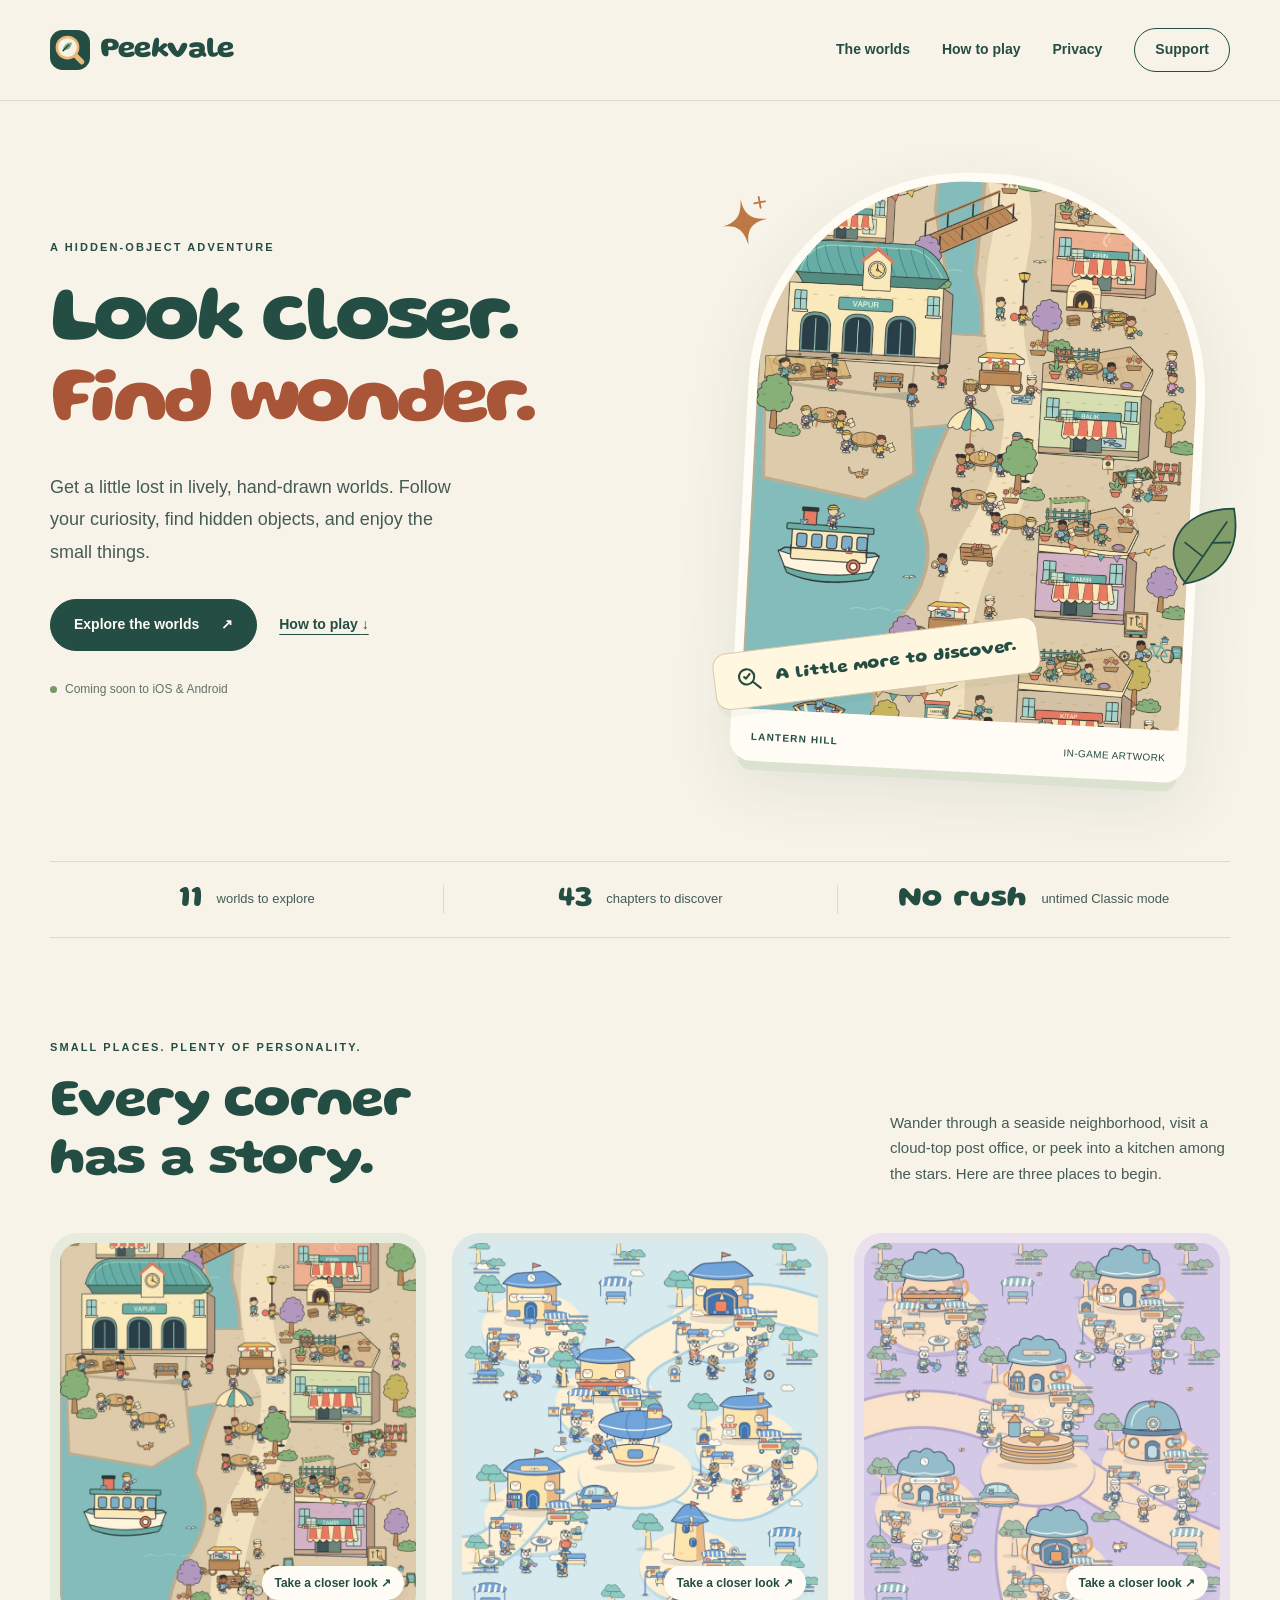
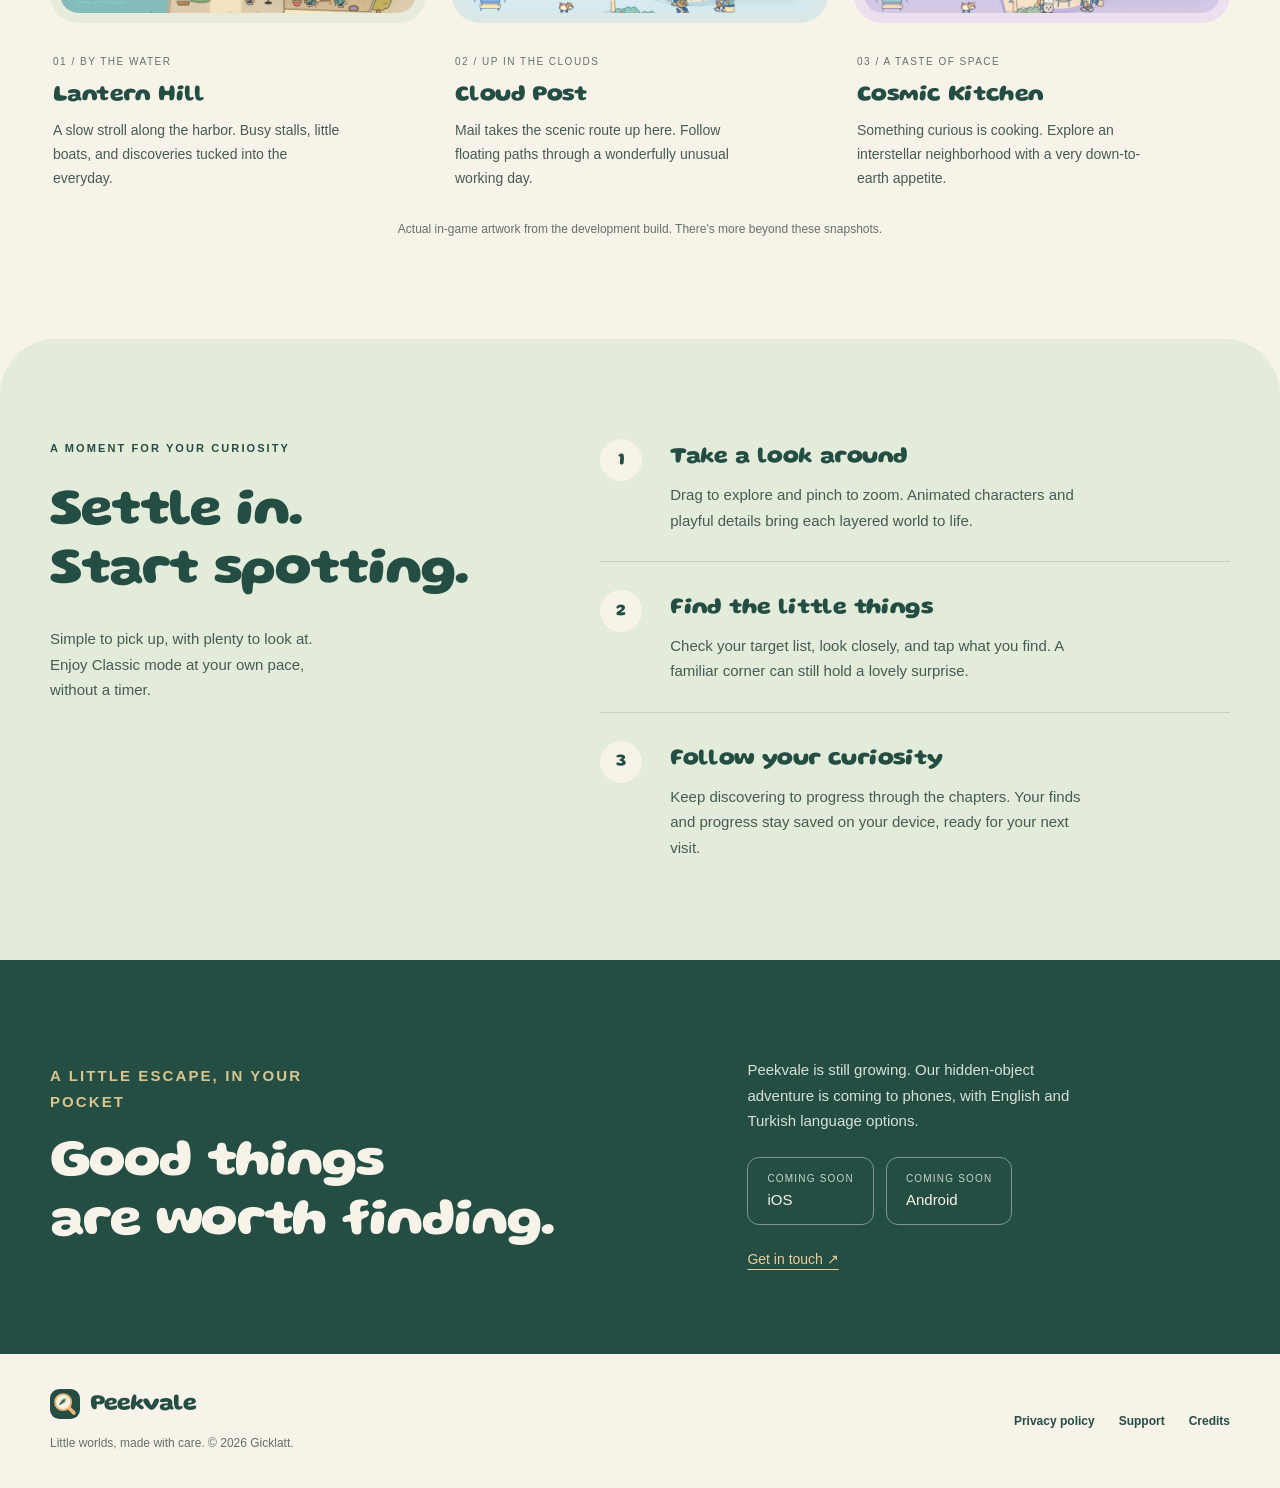
<file: index.html>
<!doctype html>
<html lang="en">
<head>
  <meta charset="utf-8">
  <meta name="viewport" content="width=device-width, initial-scale=1">
  <title>Peekvale: Hidden Objects — Cozy Scavenger Hunt</title>
  <meta name="description" content="Look closer. Find wonder. Explore lively, hand-drawn worlds in Peekvale, a cozy hidden-object adventure coming soon to iOS and Android.">
  <meta name="theme-color" content="#244d43">
  <link rel="canonical" href="https://gicklatt.github.io/peekvale/">
  <meta property="og:type" content="website">
  <meta property="og:title" content="Peekvale — Look closer. Find wonder.">
  <meta property="og:description" content="A cozy hidden-object adventure full of lively little worlds. Coming soon to iOS and Android.">
  <meta property="og:url" content="https://gicklatt.github.io/peekvale/">
  <meta property="og:image" content="https://gicklatt.github.io/peekvale/assets/social-preview.png">
  <meta property="og:image:alt" content="Peekvale and its illustrated harbor world, Lantern Hill">
  <meta name="twitter:card" content="summary_large_image">
  <link rel="icon" href="assets/mark.svg" type="image/svg+xml">
  <link rel="preload" href="assets/fonts/gluten-bold.woff2" as="font" type="font/woff2" crossorigin>
  <link rel="stylesheet" href="assets/site.css">
  <script src="assets/site.js" defer></script>
</head>
<body id="top">
  <a class="skip" href="#main">Skip to content</a>
  <header class="header">
    <div class="wrap nav">
      <a class="brand" href="./" aria-label="Peekvale home"><img src="assets/mark.svg" alt="" width="40" height="40">Peekvale</a>
      <nav class="nav-links" aria-label="Main navigation">
        <a class="desktop-link" href="#worlds">The worlds</a>
        <a class="desktop-link" href="#how-to-play">How to play</a>
        <a href="privacy/">Privacy</a>
        <a class="nav-contact" href="support/">Support</a>
      </nav>
    </div>
  </header>
  <main id="main">
    <section class="wrap hero" aria-labelledby="hero-title">
      <div class="hero-copy">
        <p class="eyebrow">A hidden-object adventure</p>
        <h1 id="hero-title">Look closer.<br><em>Find wonder.</em></h1>
        <p class="lead">Get a little lost in lively, hand-drawn worlds. Follow your curiosity, find hidden objects, and enjoy the small things.</p>
        <div class="actions">
          <a class="button" href="#worlds">Explore the worlds <span aria-hidden="true">↗</span></a>
          <a class="text-link" href="#how-to-play">How to play <span aria-hidden="true">↓</span></a>
        </div>
        <p class="availability"><span class="dot" aria-hidden="true"></span>Coming soon to iOS &amp; Android</p>
      </div>
      <div class="hero-art">
        <svg class="sparkle" viewBox="0 0 60 60" fill="none" aria-hidden="true"><path d="M29 4c1 17 7 24 25 26-18 1-24 8-25 25C27 38 21 31 5 30 21 28 27 21 29 4Z" fill="currentColor"/><path d="M49 5v12M43 11h12" stroke="currentColor" stroke-width="2" stroke-linecap="round"/></svg>
        <figure class="scene-frame">
          <img src="assets/worlds/lantern-hill.webp" alt="A colorful seaside neighborhood with market stalls, tiny residents, winding paths, and a boat on a turquoise canal" width="800" height="1200" fetchpriority="high">
          <figcaption><span>Lantern Hill</span><span>In-game artwork</span></figcaption>
        </figure>
        <div class="art-label"><svg viewBox="0 0 32 32" fill="none" aria-hidden="true"><circle cx="13" cy="13" r="9" stroke="currentColor" stroke-width="2.5"/><path d="m20 20 8 8M10 13l2 2 5-5" stroke="currentColor" stroke-width="2.5" stroke-linecap="round" stroke-linejoin="round"/></svg>A little more to discover.</div>
        <svg class="float-leaf" viewBox="0 0 90 110" fill="none" aria-hidden="true"><path d="M42 104C4 82 4 27 68 6c24 45 9 80-26 98Z" fill="#819d69" stroke="#244d43" stroke-width="2"/><path d="M40 106 65 23M51 69l-24-9M56 51l20-7" stroke="#244d43" stroke-width="2" stroke-linecap="round"/></svg>
      </div>
    </section>
    <div class="wrap facts" aria-label="A glimpse of Peekvale">
      <p><strong>11</strong><span>worlds to explore</span></p>
      <p><strong>43</strong><span>chapters to discover</span></p>
      <p><strong>No rush</strong><span>untimed Classic mode</span></p>
    </div>
    <section id="worlds" class="wrap section" aria-labelledby="worlds-title">
      <div class="section-intro">
        <div><p class="eyebrow">Small places. Plenty of personality.</p><h2 id="worlds-title">Every corner<br>has a story.</h2></div>
        <p>Wander through a seaside neighborhood, visit a cloud-top post office, or peek into a kitchen among the stars. Here are three places to begin.</p>
      </div>
      <div class="world-grid">
        <figure class="world-card">
          <a class="world-image" href="assets/worlds/lantern-hill.webp" data-preview="Lantern Hill" aria-label="View the full Lantern Hill illustration">
            <img src="assets/worlds/lantern-hill.webp" alt="Lantern Hill's cozy waterfront, lined with market stalls and colorful little houses" width="800" height="1200" loading="lazy">
            <span class="zoom-tag" aria-hidden="true">Take a closer look ↗</span>
          </a>
          <figcaption><span class="number">01 / BY THE WATER</span><h3>Lantern Hill</h3><p>A slow stroll along the harbor. Busy stalls, little boats, and discoveries tucked into the everyday.</p></figcaption>
        </figure>
        <figure class="world-card">
          <a class="world-image" href="assets/worlds/cloud-post.webp" data-preview="Cloud Post" aria-label="View the full Cloud Post illustration">
            <img src="assets/worlds/cloud-post.webp" alt="A whimsical postal village of cloud-shaped platforms, bright mailboxes, and tiny characters" width="800" height="950" loading="lazy">
            <span class="zoom-tag" aria-hidden="true">Take a closer look ↗</span>
          </a>
          <figcaption><span class="number">02 / UP IN THE CLOUDS</span><h3>Cloud Post</h3><p>Mail takes the scenic route up here. Follow floating paths through a wonderfully unusual working day.</p></figcaption>
        </figure>
        <figure class="world-card">
          <a class="world-image" href="assets/worlds/cosmic-kitchen.webp" data-preview="Cosmic Kitchen" aria-label="View the full Cosmic Kitchen illustration">
            <img src="assets/worlds/cosmic-kitchen.webp" alt="A playful space kitchen with rounded buildings, food stalls, and busy characters on colorful platforms" width="800" height="950" loading="lazy">
            <span class="zoom-tag" aria-hidden="true">Take a closer look ↗</span>
          </a>
          <figcaption><span class="number">03 / A TASTE OF SPACE</span><h3>Cosmic Kitchen</h3><p>Something curious is cooking. Explore an interstellar neighborhood with a very down-to-earth appetite.</p></figcaption>
        </figure>
      </div>
      <p class="art-note">Actual in-game artwork from the development build. There's more beyond these snapshots.</p>
    </section>
    <section id="how-to-play" class="section how" aria-labelledby="play-title">
      <div class="wrap how-layout">
        <div class="section-heading"><p class="eyebrow">A moment for your curiosity</p><h2 id="play-title">Settle in.<br>Start spotting.</h2><p>Simple to pick up, with plenty to look at. Enjoy Classic mode at your own pace, without a timer.</p></div>
        <div class="steps">
          <article class="step"><span class="step-number" aria-hidden="true">1</span><div><h3>Take a look around</h3><p>Drag to explore and pinch to zoom. Animated characters and playful details bring each layered world to life.</p></div></article>
          <article class="step"><span class="step-number" aria-hidden="true">2</span><div><h3>Find the little things</h3><p>Check your target list, look closely, and tap what you find. A familiar corner can still hold a lovely surprise.</p></div></article>
          <article class="step"><span class="step-number" aria-hidden="true">3</span><div><h3>Follow your curiosity</h3><p>Keep discovering to progress through the chapters. Your finds and progress stay saved on your device, ready for your next visit.</p></div></article>
        </div>
      </div>
    </section>
    <section class="arrival" aria-labelledby="arrival-title">
      <div class="wrap arrival-inner">
        <div><p class="eyebrow">A little escape, in your pocket</p><h2 id="arrival-title">Good things<br>are worth finding.</h2></div>
        <div><p>Peekvale is still growing. Our hidden-object adventure is coming to phones, with English and Turkish language options.</p><div class="platforms" aria-label="Planned platforms"><div class="platform"><small>Coming soon</small>iOS</div><div class="platform"><small>Coming soon</small>Android</div></div><a href="support/">Get in touch <span aria-hidden="true">↗</span></a></div>
      </div>
    </section>
  </main>
  <footer class="footer"><div class="wrap footer-inner"><div><a class="brand" href="./"><img src="assets/mark.svg" alt="" width="30" height="30">Peekvale</a><p>Little worlds, made with care. © 2026 Gicklatt.</p></div><nav class="footer-links" aria-label="Footer navigation"><a href="privacy/">Privacy policy</a><a href="support/">Support</a><a href="credits/">Credits</a></nav></div></footer>
  <dialog id="world-preview" class="lightbox" aria-labelledby="preview-title"><div class="lightbox-head"><h2 id="preview-title">A closer look</h2><button class="close-dialog" type="button" aria-label="Close illustration">×</button></div><img alt=""></dialog>
</body>
</html>
</file>
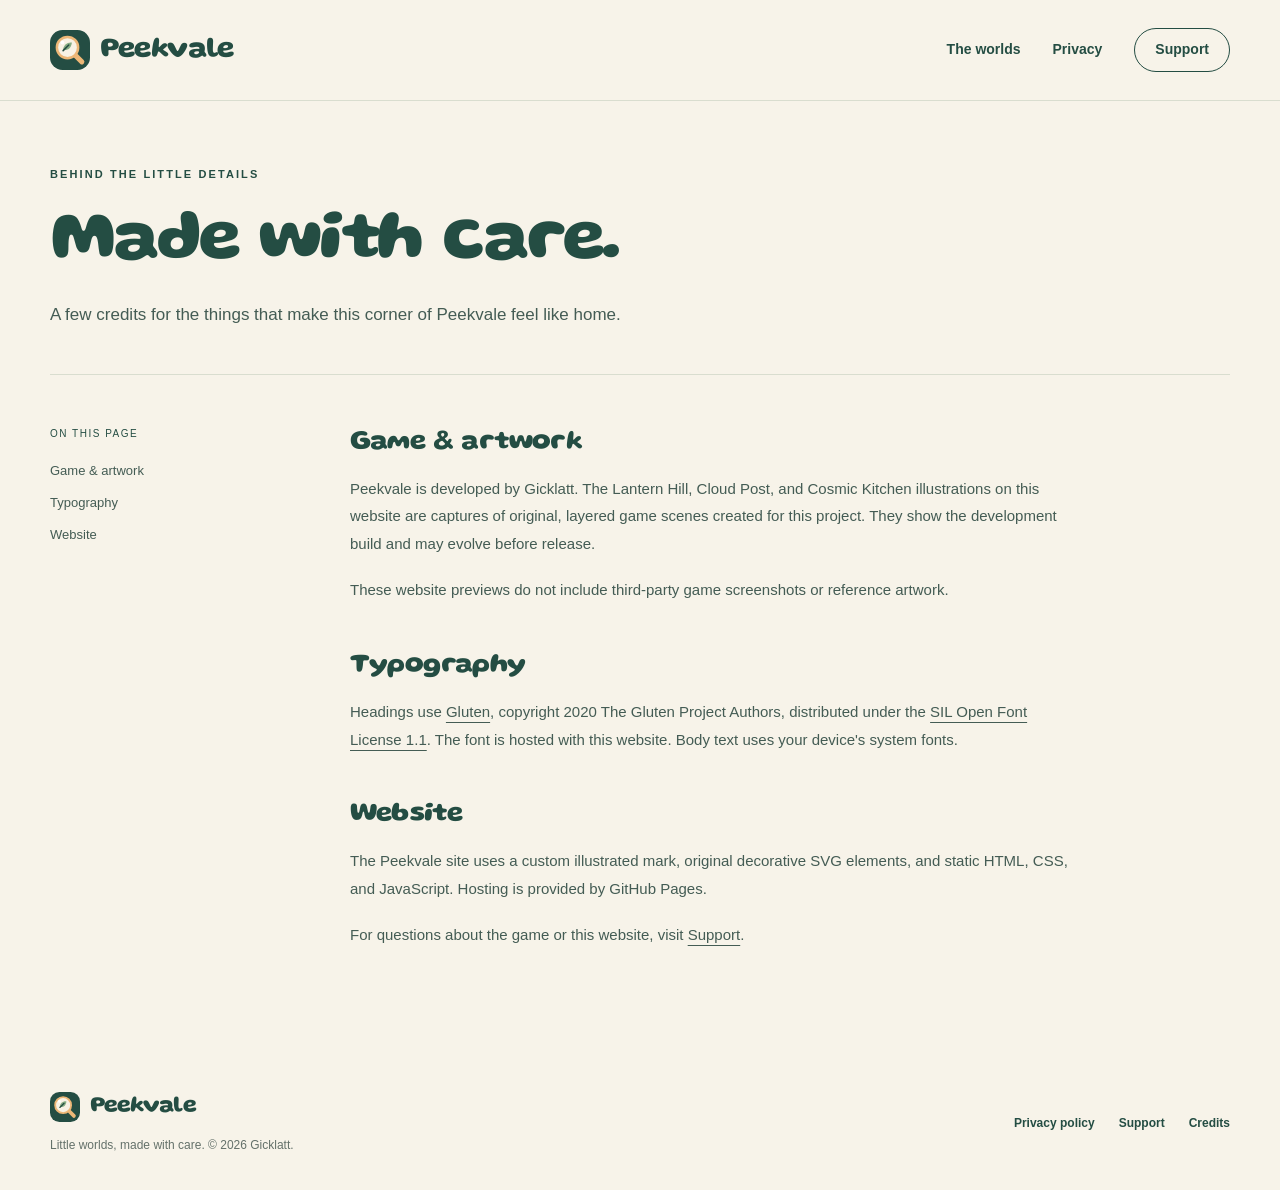
<file: credits/index.html>
<!doctype html>
<html lang="en">
<head>
  <meta charset="utf-8">
  <meta name="viewport" content="width=device-width, initial-scale=1">
  <title>Credits — Peekvale</title>
  <meta name="description" content="The artwork, type, and little details behind the Peekvale website.">
  <meta name="theme-color" content="#244d43">
  <link rel="canonical" href="https://gicklatt.github.io/peekvale/credits/">
  <link rel="icon" href="../assets/mark.svg" type="image/svg+xml">
  <link rel="stylesheet" href="../assets/site.css">
</head>
<body>
  <a class="skip" href="#main">Skip to content</a>
  <header class="header"><div class="wrap nav"><a class="brand" href="../" aria-label="Peekvale home"><img src="../assets/mark.svg" alt="" width="40" height="40">Peekvale</a><nav class="nav-links" aria-label="Main navigation"><a class="desktop-link" href="../#worlds">The worlds</a><a href="../privacy/">Privacy</a><a class="nav-contact" href="../support/">Support</a></nav></div></header>
  <main id="main">
    <div class="wrap legal-hero"><p class="eyebrow">Behind the little details</p><h1>Made with care.</h1><p class="lead">A few credits for the things that make this corner of Peekvale feel like home.</p></div>
    <div class="wrap legal-layout"><nav class="toc" aria-label="On this page"><p>On this page</p><a href="#art">Game &amp; artwork</a><a href="#type">Typography</a><a href="#site">Website</a></nav><div class="legal-copy">
      <section id="art"><h2>Game &amp; artwork</h2><p>Peekvale is developed by Gicklatt. The Lantern Hill, Cloud Post, and Cosmic Kitchen illustrations on this website are captures of original, layered game scenes created for this project. They show the development build and may evolve before release.</p><p>These website previews do not include third-party game screenshots or reference artwork.</p></section>
      <section id="type"><h2>Typography</h2><p>Headings use <a href="https://github.com/Etcetera-Type-Co/Gluten">Gluten</a>, copyright 2020 The Gluten Project Authors, distributed under the <a href="../assets/fonts/OFL.txt">SIL Open Font License 1.1</a>. The font is hosted with this website. Body text uses your device's system fonts.</p></section>
      <section id="site"><h2>Website</h2><p>The Peekvale site uses a custom illustrated mark, original decorative SVG elements, and static HTML, CSS, and JavaScript. Hosting is provided by GitHub Pages.</p><p>For questions about the game or this website, visit <a href="../support/">Support</a>.</p></section>
    </div></div>
  </main>
  <footer class="footer"><div class="wrap footer-inner"><div><a class="brand" href="../"><img src="../assets/mark.svg" alt="" width="30" height="30">Peekvale</a><p>Little worlds, made with care. © 2026 Gicklatt.</p></div><nav class="footer-links" aria-label="Footer navigation"><a href="../privacy/">Privacy policy</a><a href="../support/">Support</a><a href="./" aria-current="page">Credits</a></nav></div></footer>
</body>
</html>
</file>
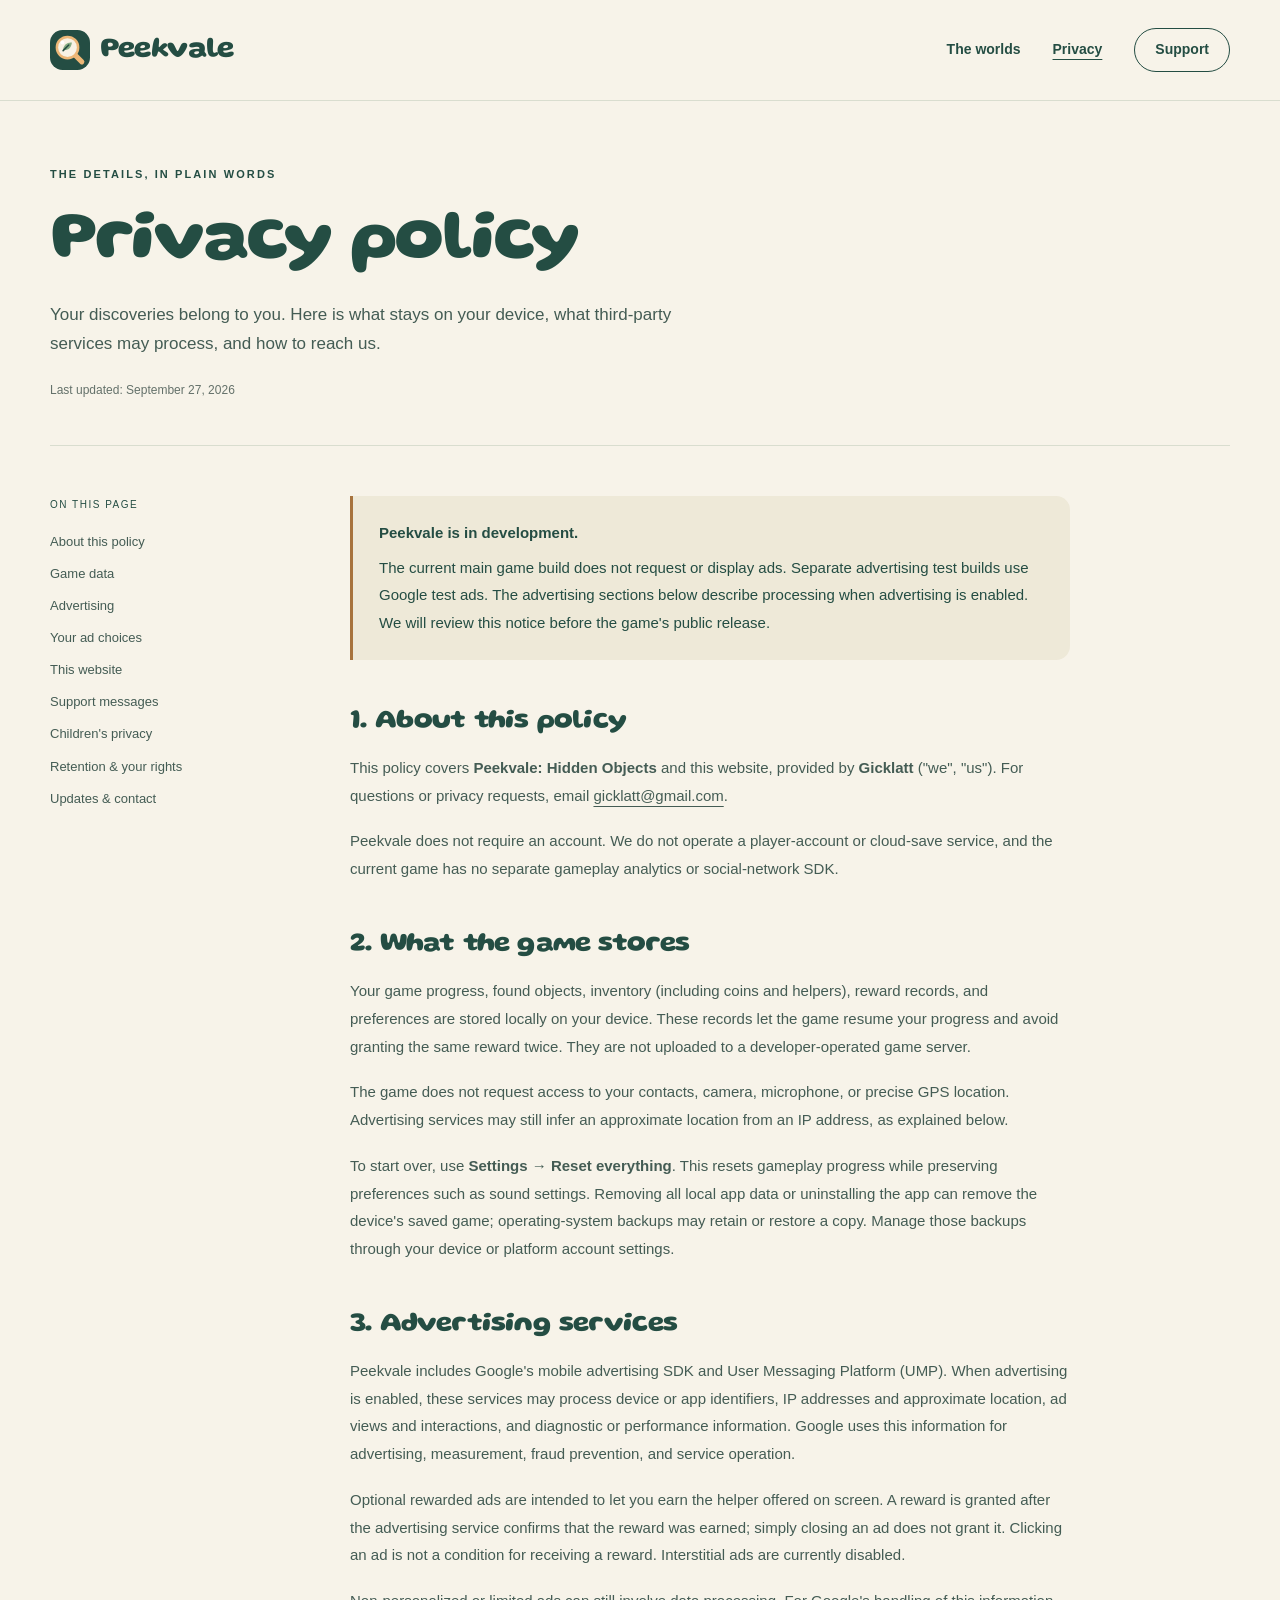
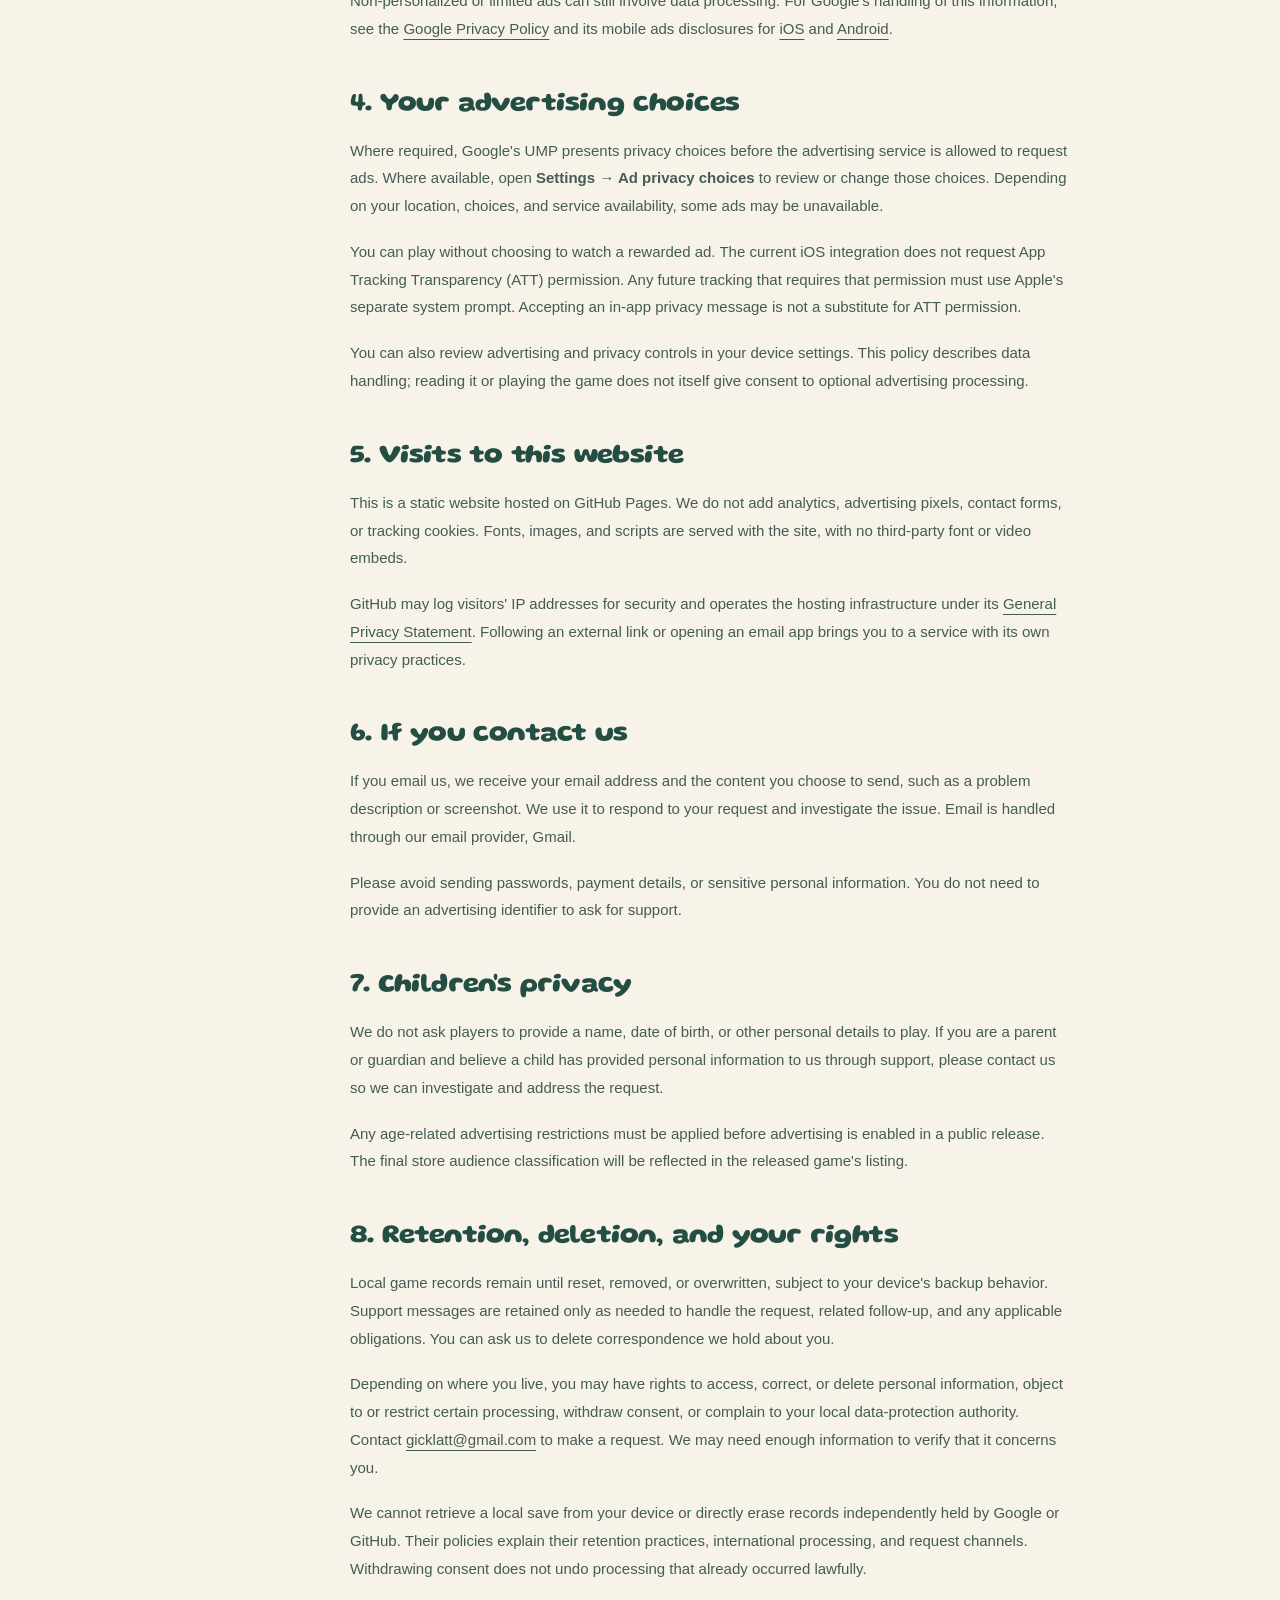
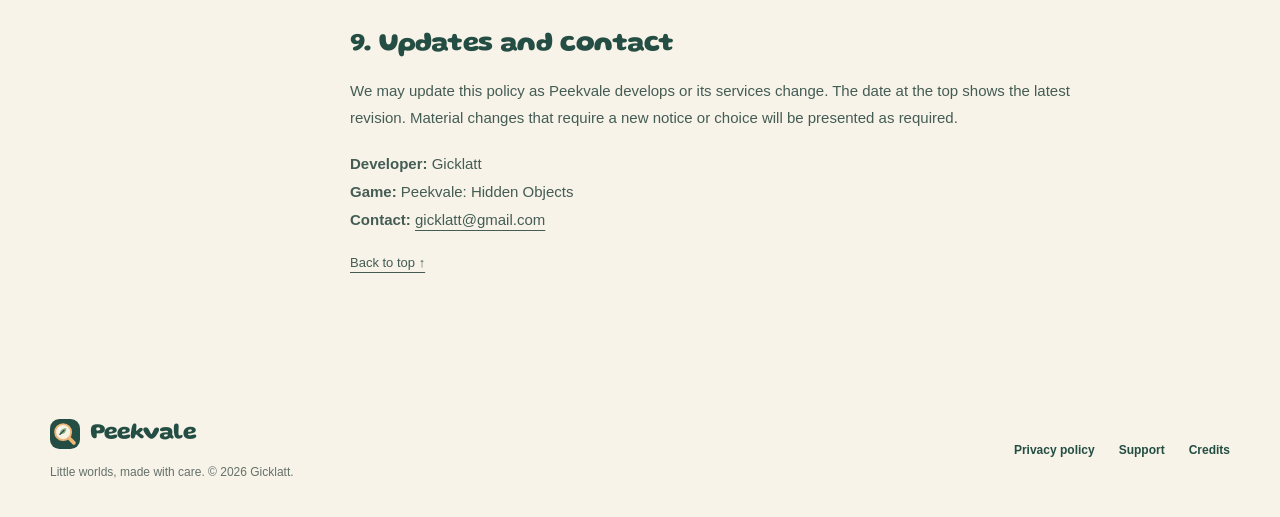
<file: privacy/index.html>
<!doctype html>
<html lang="en">
<head>
  <meta charset="utf-8">
  <meta name="viewport" content="width=device-width, initial-scale=1">
  <title>Privacy Policy — Peekvale: Hidden Objects</title>
  <meta name="description" content="How Peekvale handles local game progress, advertising, privacy choices, support messages, and visits to this website.">
  <meta name="theme-color" content="#244d43">
  <link rel="canonical" href="https://gicklatt.github.io/peekvale/privacy/">
  <link rel="icon" href="../assets/mark.svg" type="image/svg+xml">
  <link rel="stylesheet" href="../assets/site.css">
</head>
<body id="top">
  <a class="skip" href="#main">Skip to content</a>
  <header class="header"><div class="wrap nav"><a class="brand" href="../" aria-label="Peekvale home"><img src="../assets/mark.svg" alt="" width="40" height="40">Peekvale</a><nav class="nav-links" aria-label="Main navigation"><a class="desktop-link" href="../#worlds">The worlds</a><a href="./" aria-current="page">Privacy</a><a class="nav-contact" href="../support/">Support</a></nav></div></header>
  <main id="main">
    <div class="wrap legal-hero"><p class="eyebrow">The details, in plain words</p><h1>Privacy policy</h1><p class="lead">Your discoveries belong to you. Here is what stays on your device, what third-party services may process, and how to reach us.</p><p class="updated">Last updated: September 27, 2026</p></div>
    <div class="wrap legal-layout">
      <nav class="toc" aria-label="On this page"><p>On this page</p><a href="#about">About this policy</a><a href="#game-data">Game data</a><a href="#advertising">Advertising</a><a href="#choices">Your ad choices</a><a href="#website">This website</a><a href="#support">Support messages</a><a href="#children">Children's privacy</a><a href="#rights">Retention &amp; your rights</a><a href="#updates">Updates &amp; contact</a></nav>
      <article class="legal-copy">
        <aside class="notice"><strong>Peekvale is in development.</strong><p>The current main game build does not request or display ads. Separate advertising test builds use Google test ads. The advertising sections below describe processing when advertising is enabled. We will review this notice before the game's public release.</p></aside>
        <section id="about"><h2>1. About this policy</h2><p>This policy covers <strong>Peekvale: Hidden Objects</strong> and this website, provided by <strong>Gicklatt</strong> ("we", "us"). For questions or privacy requests, email <a href="mailto:gicklatt@gmail.com?subject=Peekvale%20privacy">gicklatt@gmail.com</a>.</p><p>Peekvale does not require an account. We do not operate a player-account or cloud-save service, and the current game has no separate gameplay analytics or social-network SDK.</p></section>
        <section id="game-data"><h2>2. What the game stores</h2><p>Your game progress, found objects, inventory (including coins and helpers), reward records, and preferences are stored locally on your device. These records let the game resume your progress and avoid granting the same reward twice. They are not uploaded to a developer-operated game server.</p><p>The game does not request access to your contacts, camera, microphone, or precise GPS location. Advertising services may still infer an approximate location from an IP address, as explained below.</p><p>To start over, use <strong>Settings → Reset everything</strong>. This resets gameplay progress while preserving preferences such as sound settings. Removing all local app data or uninstalling the app can remove the device's saved game; operating-system backups may retain or restore a copy. Manage those backups through your device or platform account settings.</p></section>
        <section id="advertising"><h2>3. Advertising services</h2><p>Peekvale includes Google's mobile advertising SDK and User Messaging Platform (UMP). When advertising is enabled, these services may process device or app identifiers, IP addresses and approximate location, ad views and interactions, and diagnostic or performance information. Google uses this information for advertising, measurement, fraud prevention, and service operation.</p><p>Optional rewarded ads are intended to let you earn the helper offered on screen. A reward is granted after the advertising service confirms that the reward was earned; simply closing an ad does not grant it. Clicking an ad is not a condition for receiving a reward. Interstitial ads are currently disabled.</p><p>Non-personalized or limited ads can still involve data processing. For Google's handling of this information, see the <a href="https://policies.google.com/privacy">Google Privacy Policy</a> and its mobile ads disclosures for <a href="https://developers.google.com/admob/ios/privacy/data-disclosure">iOS</a> and <a href="https://developers.google.com/admob/android/next-gen/privacy/play-data-disclosure">Android</a>.</p></section>
        <section id="choices"><h2>4. Your advertising choices</h2><p>Where required, Google's UMP presents privacy choices before the advertising service is allowed to request ads. Where available, open <strong>Settings → Ad privacy choices</strong> to review or change those choices. Depending on your location, choices, and service availability, some ads may be unavailable.</p><p>You can play without choosing to watch a rewarded ad. The current iOS integration does not request App Tracking Transparency (ATT) permission. Any future tracking that requires that permission must use Apple's separate system prompt. Accepting an in-app privacy message is not a substitute for ATT permission.</p><p>You can also review advertising and privacy controls in your device settings. This policy describes data handling; reading it or playing the game does not itself give consent to optional advertising processing.</p></section>
        <section id="website"><h2>5. Visits to this website</h2><p>This is a static website hosted on GitHub Pages. We do not add analytics, advertising pixels, contact forms, or tracking cookies. Fonts, images, and scripts are served with the site, with no third-party font or video embeds.</p><p>GitHub may log visitors' IP addresses for security and operates the hosting infrastructure under its <a href="https://docs.github.com/en/site-policy/privacy-policies/github-general-privacy-statement">General Privacy Statement</a>. Following an external link or opening an email app brings you to a service with its own privacy practices.</p></section>
        <section id="support"><h2>6. If you contact us</h2><p>If you email us, we receive your email address and the content you choose to send, such as a problem description or screenshot. We use it to respond to your request and investigate the issue. Email is handled through our email provider, Gmail.</p><p>Please avoid sending passwords, payment details, or sensitive personal information. You do not need to provide an advertising identifier to ask for support.</p></section>
        <section id="children"><h2>7. Children's privacy</h2><p>We do not ask players to provide a name, date of birth, or other personal details to play. If you are a parent or guardian and believe a child has provided personal information to us through support, please contact us so we can investigate and address the request.</p><p>Any age-related advertising restrictions must be applied before advertising is enabled in a public release. The final store audience classification will be reflected in the released game's listing.</p></section>
        <section id="rights"><h2>8. Retention, deletion, and your rights</h2><p>Local game records remain until reset, removed, or overwritten, subject to your device's backup behavior. Support messages are retained only as needed to handle the request, related follow-up, and any applicable obligations. You can ask us to delete correspondence we hold about you.</p><p>Depending on where you live, you may have rights to access, correct, or delete personal information, object to or restrict certain processing, withdraw consent, or complain to your local data-protection authority. Contact <a href="mailto:gicklatt@gmail.com?subject=Peekvale%20privacy%20request">gicklatt@gmail.com</a> to make a request. We may need enough information to verify that it concerns you.</p><p>We cannot retrieve a local save from your device or directly erase records independently held by Google or GitHub. Their policies explain their retention practices, international processing, and request channels. Withdrawing consent does not undo processing that already occurred lawfully.</p></section>
        <section id="updates"><h2>9. Updates and contact</h2><p>We may update this policy as Peekvale develops or its services change. The date at the top shows the latest revision. Material changes that require a new notice or choice will be presented as required.</p><p><strong>Developer:</strong> Gicklatt<br><strong>Game:</strong> Peekvale: Hidden Objects<br><strong>Contact:</strong> <a href="mailto:gicklatt@gmail.com?subject=Peekvale%20privacy">gicklatt@gmail.com</a></p></section>
        <p class="back-top"><a href="#top">Back to top ↑</a></p>
      </article>
    </div>
  </main>
  <footer class="footer"><div class="wrap footer-inner"><div><a class="brand" href="../"><img src="../assets/mark.svg" alt="" width="30" height="30">Peekvale</a><p>Little worlds, made with care. © 2026 Gicklatt.</p></div><nav class="footer-links" aria-label="Footer navigation"><a href="./" aria-current="page">Privacy policy</a><a href="../support/">Support</a><a href="../credits/">Credits</a></nav></div></footer>
</body>
</html>
</file>
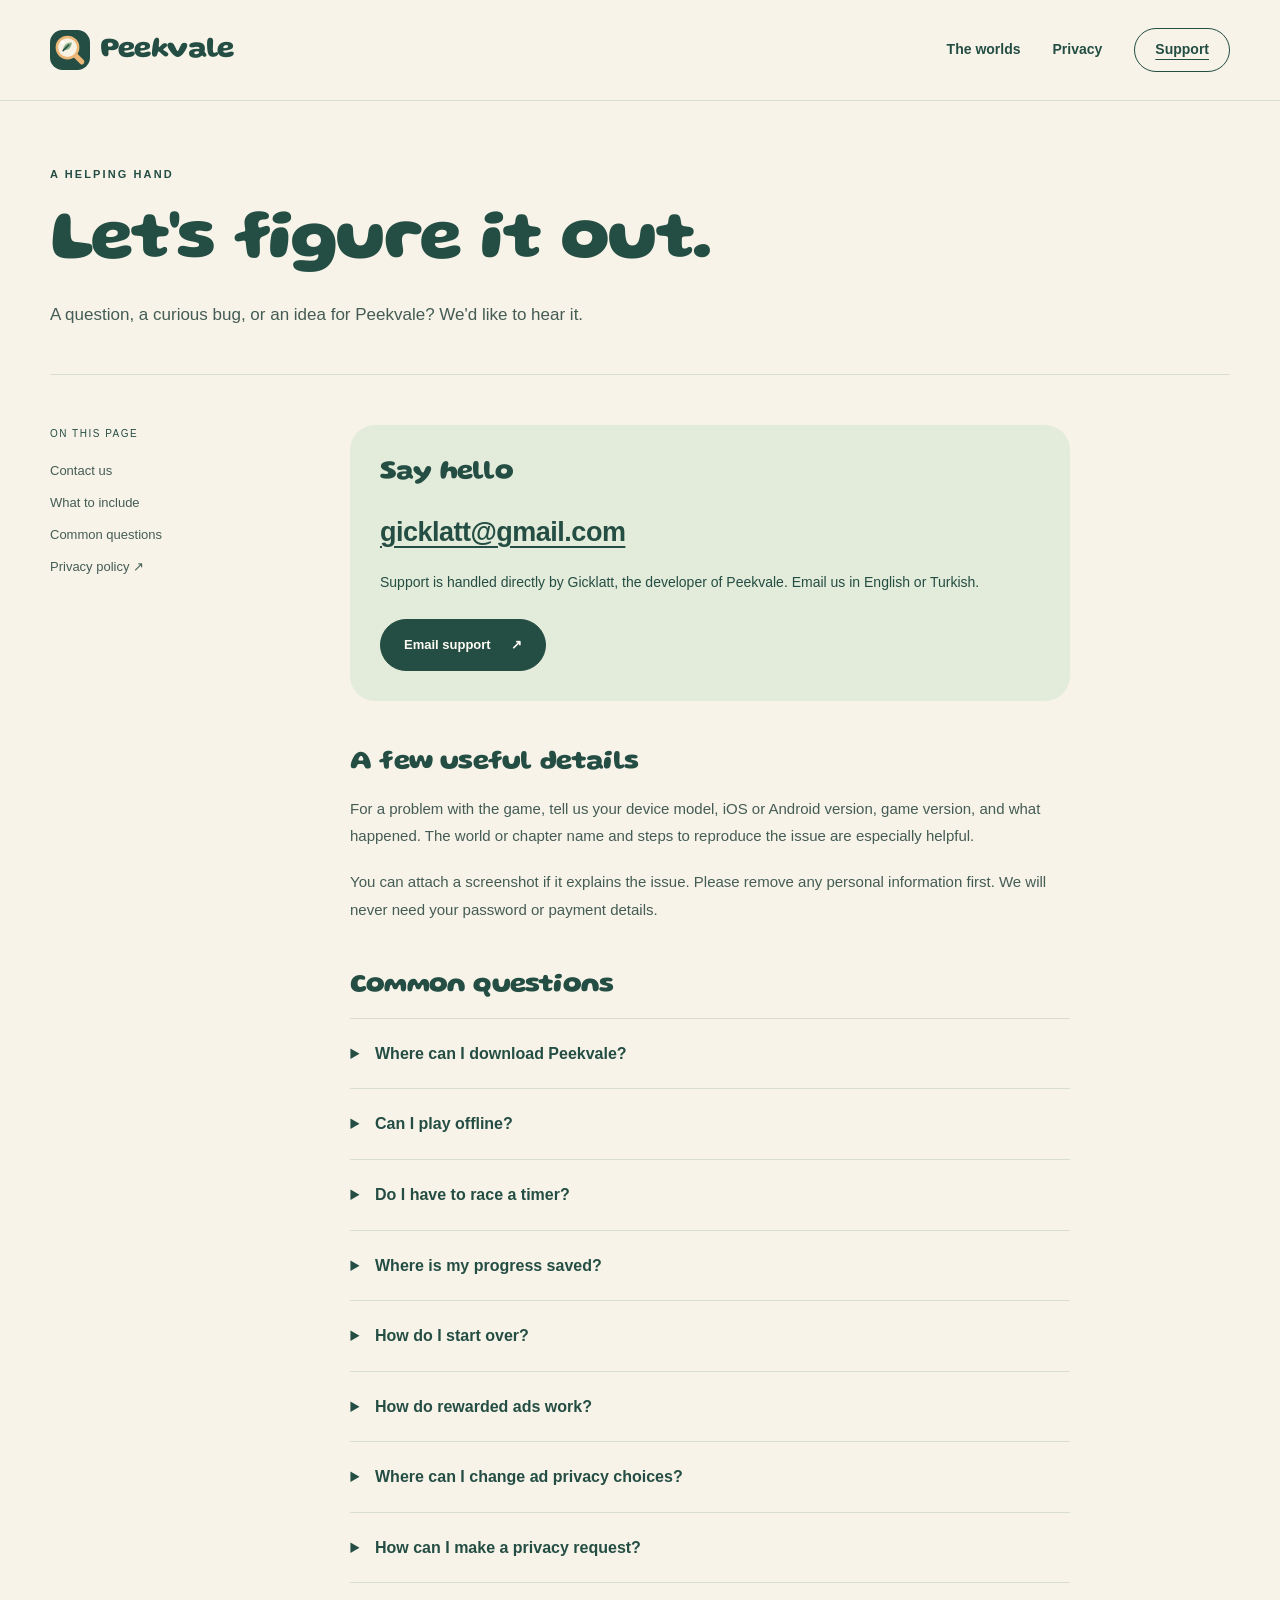
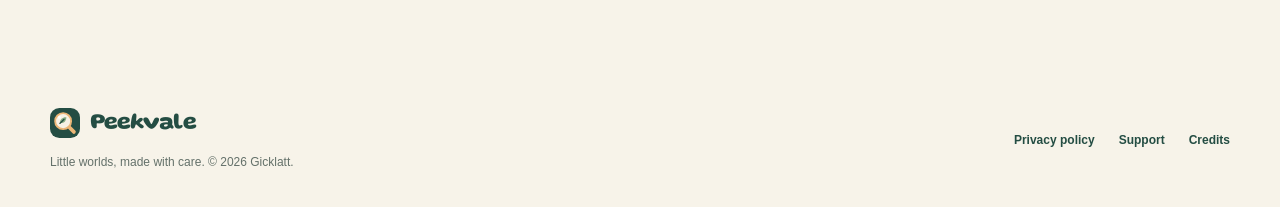
<file: support/index.html>
<!doctype html>
<html lang="en">
<head>
  <meta charset="utf-8">
  <meta name="viewport" content="width=device-width, initial-scale=1">
  <title>Support — Peekvale: Hidden Objects</title>
  <meta name="description" content="Get help with Peekvale, contact the developer, and find answers about progress, offline play, and advertising privacy choices.">
  <meta name="theme-color" content="#244d43">
  <link rel="canonical" href="https://gicklatt.github.io/peekvale/support/">
  <link rel="icon" href="../assets/mark.svg" type="image/svg+xml">
  <link rel="stylesheet" href="../assets/site.css">
</head>
<body id="top">
  <a class="skip" href="#main">Skip to content</a>
  <header class="header"><div class="wrap nav"><a class="brand" href="../" aria-label="Peekvale home"><img src="../assets/mark.svg" alt="" width="40" height="40">Peekvale</a><nav class="nav-links" aria-label="Main navigation"><a class="desktop-link" href="../#worlds">The worlds</a><a href="../privacy/">Privacy</a><a class="nav-contact" href="./" aria-current="page">Support</a></nav></div></header>
  <main id="main">
    <div class="wrap legal-hero"><p class="eyebrow">A helping hand</p><h1>Let's figure it out.</h1><p class="lead">A question, a curious bug, or an idea for Peekvale? We'd like to hear it.</p></div>
    <div class="wrap legal-layout">
      <nav class="toc" aria-label="On this page"><p>On this page</p><a href="#contact">Contact us</a><a href="#helpful-details">What to include</a><a href="#questions">Common questions</a><a href="../privacy/">Privacy policy ↗</a></nav>
      <div class="legal-copy">
        <section id="contact" class="contact-card"><h2>Say hello</h2><a class="email" href="mailto:gicklatt@gmail.com?subject=Peekvale%20support">gicklatt@gmail.com</a><p>Support is handled directly by Gicklatt, the developer of Peekvale. Email us in English or Turkish.</p><a class="button" href="mailto:gicklatt@gmail.com?subject=Peekvale%20support">Email support <span aria-hidden="true">↗</span></a></section>
        <section id="helpful-details"><h2>A few useful details</h2><p>For a problem with the game, tell us your device model, iOS or Android version, game version, and what happened. The world or chapter name and steps to reproduce the issue are especially helpful.</p><p>You can attach a screenshot if it explains the issue. Please remove any personal information first. We will never need your password or payment details.</p></section>
        <section id="questions"><h2>Common questions</h2><div class="faq">
          <details><summary>Where can I download Peekvale?</summary><p>Peekvale is still in development and is not publicly available yet. Official iOS and Android store links will appear on this website when the game is released.</p></details>
          <details><summary>Can I play offline?</summary><p>The game's worlds and core hidden-object play work offline. Advertising, when available, requires a network connection. Peekvale does not require a player account.</p></details>
          <details><summary>Do I have to race a timer?</summary><p>Classic mode has no timer, so you can take your time looking around. Other modes may have their own rules and time limits.</p></details>
          <details><summary>Where is my progress saved?</summary><p>On your device. There is currently no developer-provided cloud save or cross-device transfer. Uninstalling or clearing the app's data may erase your progress, and we cannot recover it from a player account. Device backups may behave differently depending on your platform settings.</p></details>
          <details><summary>How do I start over?</summary><p>Open Settings and choose Reset everything. This resets gameplay progress and inventory while preserving preferences such as sound settings. Resetting is permanent; use it only if you want a fresh start.</p></details>
          <details><summary>How do rewarded ads work?</summary><p>Advertising is disabled in the current main development build. When available, a rewarded ad will be an optional offer for the helper shown on screen. The reward is granted when the advertising service confirms it was earned. Closing an ad early does not grant a reward, and you never need to click through an ad to earn it.</p></details>
          <details><summary>Where can I change ad privacy choices?</summary><p>When advertising is enabled and the privacy options are available for your region, open Settings → Ad privacy choices. See the <a href="../privacy/#choices">privacy policy</a> for details about the advertising services and your choices.</p></details>
          <details><summary>How can I make a privacy request?</summary><p>Email <a href="mailto:gicklatt@gmail.com?subject=Peekvale%20privacy%20request">gicklatt@gmail.com</a> with “Peekvale privacy” in the subject. Please explain the request without including unnecessary sensitive information. Our <a href="../privacy/">privacy policy</a> explains local data, support correspondence, and third-party services.</p></details>
        </div></section>
      </div>
    </div>
  </main>
  <footer class="footer"><div class="wrap footer-inner"><div><a class="brand" href="../"><img src="../assets/mark.svg" alt="" width="30" height="30">Peekvale</a><p>Little worlds, made with care. © 2026 Gicklatt.</p></div><nav class="footer-links" aria-label="Footer navigation"><a href="../privacy/">Privacy policy</a><a href="./" aria-current="page">Support</a><a href="../credits/">Credits</a></nav></div></footer>
</body>
</html>
</file>
<file: assets/site.css>
@font-face{font-family:Gluten;src:url('fonts/gluten-bold.woff2') format('woff2');font-weight:700;font-display:swap}
:root{--paper:#f7f3e9;--ink:#244d43;--body:#445c54;--muted:#64716a;--line:#d9ddcf;--mint:#e3ebda;--peach:#edb099;--yellow:#efc778;--white:#fffcf5;--radius:28px}
*{box-sizing:border-box}html{scroll-behavior:smooth;scroll-padding-top:100px}body{margin:0;background:var(--paper);color:var(--ink);font:16px/1.7 -apple-system,BlinkMacSystemFont,'Segoe UI',sans-serif;-webkit-font-smoothing:antialiased}img,svg{display:block;max-width:100%}a{color:inherit;text-underline-offset:5px}button{font:inherit}button,a{-webkit-tap-highlight-color:transparent}button:focus-visible,a:focus-visible,summary:focus-visible{outline:3px solid #9b4c2f;outline-offset:5px}::selection{background:var(--yellow);color:var(--ink)}.wrap{width:min(1180px,calc(100% - 96px));margin-inline:auto}.skip{position:fixed;top:12px;left:16px;padding:10px 18px;background:var(--ink);color:white;transform:translateY(-160%);z-index:100}.skip:focus{transform:none}.header{border-bottom:1px solid var(--line);background:var(--paper)}.nav{min-height:100px;display:flex;align-items:center;justify-content:space-between;gap:24px}.brand{display:inline-flex;align-items:center;gap:10px;text-decoration:none;font-family:Gluten,sans-serif;font-weight:700;font-size:29px;line-height:1;letter-spacing:-1.4px}.brand img{width:40px;height:40px}.nav-links{display:flex;align-items:center;gap:32px;font-size:14px;font-weight:650}.nav-links a{display:inline-flex;align-items:center;min-height:44px;text-decoration:none}.nav-links a:hover,.nav-links a[aria-current=page]{text-decoration:underline}.nav-links .nav-contact{padding:9px 20px;border:1px solid var(--ink);border-radius:99px}.eyebrow{font-size:11px;letter-spacing:2.1px;font-weight:750;text-transform:uppercase;margin:0 0 25px}.hero{display:grid;grid-template-columns:1.03fr 1fr;gap:60px;align-items:center;padding-top:72px;padding-bottom:85px}.hero-copy{position:relative;z-index:1}.hero h1{font-family:Gluten,sans-serif;font-weight:700;font-size:clamp(60px,6.1vw,88px);line-height:1.04;letter-spacing:-5px;margin:0 0 27px}.hero h1 em{font-style:normal;color:#a85538}.hero .lead{font-size:18px;line-height:1.8;max-width:415px;color:var(--body);margin:0 0 31px}.actions{display:flex;align-items:center;flex-wrap:wrap;gap:22px}.button{display:inline-flex;justify-content:center;align-items:center;gap:22px;min-height:52px;padding:13px 23px;background:var(--ink);border:1px solid var(--ink);border-radius:99px;color:var(--white);text-decoration:none;font-size:14px;font-weight:650;transition:background .2s,transform .2s}.button:hover{background:#173b31;transform:translateY(-2px)}.button.light{background:var(--white);color:var(--ink);border-color:var(--white)}.text-link{font-size:14px;font-weight:650}.availability{display:flex;align-items:center;gap:8px;flex-wrap:wrap;color:var(--muted);font-size:12px;margin-top:28px}.availability .dot{height:7px;width:7px;flex:none;background:#789766;border-radius:50%}.hero-art{position:relative;padding:0 29px 4px 14px;max-width:500px;justify-self:end;width:100%}.scene-frame{margin:0;position:relative;border:9px solid var(--white);border-bottom-width:52px;border-radius:220px 220px 22px 22px;transform:rotate(3deg);box-shadow:0 18px 0 -9px #dbe2cf,0 24px 65px #26413218;background:#eee0c2;isolation:isolate}.scene-frame>img{width:100%;height:538px;object-fit:cover;object-position:50% 45%;border-radius:210px 210px 9px 9px}.scene-frame figcaption{position:absolute;bottom:-36px;left:12px;right:12px;display:flex;justify-content:space-between;gap:12px;font-size:10px;font-weight:650;letter-spacing:1.2px;text-transform:uppercase}.scene-frame figcaption span:last-child{font-weight:400;letter-spacing:.4px}.art-label{position:absolute;z-index:2;bottom:84px;left:-17px;display:flex;align-items:center;gap:13px;border:1px solid #ddc8ad;background:#fff7df;padding:14px 21px;border-radius:14px;transform:rotate(-7deg);box-shadow:0 7px 0 #244d4309;font:700 17px/1.4 Gluten,sans-serif}.art-label svg{width:27px;height:27px}.sparkle{position:absolute;z-index:2;top:22px;left:-12px;width:55px;height:55px;color:#bd7844;transform:rotate(-10deg)}.float-leaf{position:absolute;width:79px;right:-11px;bottom:184px;transform:rotate(18deg)}.facts{border-top:1px solid var(--line);border-bottom:1px solid var(--line);display:grid;grid-template-columns:repeat(3,1fr);padding:23px 0}.facts p{margin:0;display:flex;justify-content:center;gap:14px;align-items:center}.facts p+p{border-left:1px solid var(--line)}.facts strong{font:700 29px/1 Gluten,sans-serif}.facts span{font-size:13px;color:var(--body)}.section{padding-block:100px}.section h2,.arrival h2{font:700 clamp(34px,4.1vw,54px)/1.12 Gluten,sans-serif;letter-spacing:-2px;margin:0}.section-intro{display:flex;justify-content:space-between;align-items:end;gap:35px;margin-bottom:42px}.section-intro .eyebrow{margin-bottom:17px}.section-intro>p{max-width:340px;color:var(--body);font-size:15px;margin:0 0 5px}.world-grid{display:grid;grid-template-columns:repeat(3,1fr);gap:26px}.world-card{margin:0;min-width:0}.world-image{display:block;position:relative;padding:10px;background:#e6ebdc;border-radius:var(--radius);overflow:hidden;text-decoration:none}.world-card:nth-child(2) .world-image{background:#dce8e8}.world-card:nth-child(3) .world-image{background:#ebe0ed}.world-image>img{width:100%;height:370px;object-fit:cover;border-radius:19px;transition:transform .35s}.world-image:hover>img{transform:scale(1.025)}.zoom-tag{position:absolute;right:22px;bottom:23px;padding:7px 13px;background:var(--white);border-radius:99px;font-size:12px;font-weight:650;box-shadow:0 3px 9px #244d4312}.world-card figcaption{padding:23px 3px 0}.world-card .number{font-size:10px;letter-spacing:1.5px;color:var(--muted)}.world-card h3{font:700 23px/1.3 Gluten,sans-serif;letter-spacing:-.6px;margin:8px 0}.world-card p{font-size:14px;line-height:1.7;color:var(--body);margin:0;max-width:290px}.art-note{color:var(--muted);font-size:12px;text-align:center;margin:28px 0 0}.how{background:var(--mint);border-radius:56px 56px 0 0}.how-layout{display:grid;grid-template-columns:.95fr 1.3fr;gap:90px}.how .section-heading>p:last-child{max-width:300px;font-size:15px;color:var(--body);margin-top:26px}.steps{counter-reset:step}.step{display:grid;grid-template-columns:48px 1fr;gap:22px;padding:0 0 28px}.step+.step{border-top:1px solid #c5d1be;padding-top:28px}.step:last-child{padding-bottom:0}.step-number{width:42px;height:42px;background:#f7f3e9;border-radius:50%;display:grid;place-items:center;font:700 17px/1 Gluten,sans-serif}.step h3{font:700 23px/1.3 Gluten,sans-serif;margin:4px 0 9px;letter-spacing:-.6px}.step p{margin:0;color:var(--body);font-size:15px;max-width:420px}.arrival{background:var(--ink);color:var(--paper);padding:82px 0}.arrival-inner{display:grid;grid-template-columns:1.3fr 1fr;gap:70px;align-items:center}.arrival .eyebrow{color:#d9c58f;margin-bottom:20px}.arrival p{font-size:15px;color:#d8e1d7;max-width:330px}.platforms{display:flex;gap:12px;margin:23px 0 20px}.platform{padding:12px 19px;border:1px solid #7e988b;border-radius:12px;color:var(--paper);font-size:15px}.platform small{display:block;font-size:10px;color:#c7d5ca;letter-spacing:1.2px;text-transform:uppercase}.arrival a{font-size:14px;color:#eacd9f}.footer{padding:35px 0}.footer-inner{display:flex;justify-content:space-between;align-items:center;gap:24px}.footer .brand{font-size:23px;letter-spacing:-1px}.footer .brand img{width:30px;height:30px}.footer p{font-size:12px;color:var(--muted);margin:5px 0 0}.footer-links{display:flex;gap:24px;font-size:12px;font-weight:550;flex-wrap:wrap}.footer-links a{text-decoration:none}.footer-links a:hover{text-decoration:underline}.legal-hero{padding:64px 0 44px;border-bottom:1px solid var(--line)}.legal-hero h1{font:700 clamp(42px,6vw,70px)/1.1 Gluten,sans-serif;letter-spacing:-3px;margin:0 0 20px}.legal-hero .eyebrow{margin-bottom:20px}.legal-hero .lead{max-width:670px;font-size:17px;color:var(--body);margin:0}.updated{font-size:12px;color:var(--muted);margin:22px 0 0}.legal-layout{display:grid;grid-template-columns:220px minmax(0,1fr);gap:80px;padding-top:50px;padding-bottom:90px}.toc{align-self:start;position:sticky;top:25px;font-size:13px}.toc p{font-size:10px;letter-spacing:1.5px;text-transform:uppercase;margin:0 0 13px}.toc a{display:block;padding:5px 0;color:var(--body);text-decoration:none}.toc a:hover{text-decoration:underline}.legal-copy{max-width:720px;color:var(--body);font-size:15px;line-height:1.85}.legal-copy h2{font:700 27px/1.3 Gluten,sans-serif;letter-spacing:-.8px;color:var(--ink);margin:44px 0 15px}.legal-copy>h2:first-child,.legal-copy>:first-child>h2:first-child{margin-top:0}.legal-copy h3{font-size:17px;color:var(--ink);margin:25px 0 10px}.legal-copy p{margin:0 0 18px}.legal-copy li{padding-left:5px;margin-bottom:9px}.legal-copy ul{padding-left:20px}.notice{border-left:3px solid #a7733d;background:#eee9d8;padding:23px 26px;border-radius:0 14px 14px 0;margin:0 0 34px;color:var(--ink)}.notice strong{display:block;margin-bottom:7px}.notice p:last-child{margin-bottom:0}.legal-copy a{overflow-wrap:anywhere}.contact-card{background:var(--mint);border-radius:25px;padding:30px;margin:0 0 38px;color:var(--ink)}.contact-card .email{display:inline-block;font-size:clamp(20px,4vw,27px);font-weight:650;margin:3px 0 12px;letter-spacing:-.5px}.contact-card p{font-size:14px}.contact-card .button{color:var(--white);font-size:13px;min-height:46px;gap:20px;margin-top:5px}.faq{border-top:1px solid var(--line)}.faq details{border-bottom:1px solid var(--line);padding:20px 0}.faq summary{font-size:16px;font-weight:650;color:var(--ink);cursor:pointer;list-style-position:outside;margin-left:19px;padding-left:6px}.faq details p{margin:17px 0 0;padding-left:25px;font-size:14px}.credits-list{margin-top:0}.compact-page{padding-block:85px;min-height:55vh;max-width:750px}.compact-page h1{font:700 64px/1.1 Gluten,sans-serif;letter-spacing:-3px;margin:0 0 24px}.compact-page p{max-width:520px}.compact-page .button{margin-top:16px}.lightbox{max-width:min(960px,calc(100vw - 32px));max-height:calc(100dvh - 32px);border:0;border-radius:20px;background:var(--paper);color:var(--ink);padding:16px;box-shadow:0 20px 100px #0005}.lightbox::backdrop{background:#112b26d9}.lightbox-head{display:flex;align-items:center;justify-content:space-between;gap:25px;padding:0 0 12px}.lightbox-head h2{font:700 20px/1.2 Gluten,sans-serif;margin:0}.close-dialog{width:44px;height:44px;border:1px solid var(--line);background:var(--white);border-radius:50%;font-size:24px;line-height:1;color:var(--ink);cursor:pointer}.lightbox img{max-height:calc(100dvh - 130px);height:auto;width:auto;margin:auto;border-radius:10px}.back-top{margin-top:40px;font-size:13px}.sr-only{position:absolute;width:1px;height:1px;padding:0;overflow:hidden;clip:rect(0,0,0,0);white-space:nowrap;border:0}
@media(min-width:1440px){.hero{padding-block:85px 100px}.scene-frame>img{height:570px}}
@media(max-width:1000px){.wrap{width:calc(100% - 64px)}.hero{gap:25px;padding-top:60px}.hero h1{font-size:66px;letter-spacing:-3.8px}.scene-frame>img{height:495px}.hero-art{padding-right:12px}.art-label{left:-20px;font-size:15px;padding:12px 16px}.hero .lead{font-size:16px}.world-grid{gap:18px}.world-image>img{height:300px}.how-layout{gap:50px}.legal-layout{grid-template-columns:180px minmax(0,1fr);gap:40px}}
@media(max-width:720px){html{scroll-padding-top:25px}.wrap{width:calc(100% - 40px)}.nav{min-height:81px;gap:12px}.brand{font-size:25px;gap:8px}.brand img{width:34px;height:34px}.nav-links{gap:18px;font-size:12px}.nav-links .desktop-link{display:none}.nav-links .nav-contact{border:0;padding:0}.hero{grid-template-columns:1fr;padding-top:46px;padding-bottom:55px;gap:42px}.hero h1{font-size:clamp(44px,12.5vw,79px);letter-spacing:-3.6px;max-width:600px;margin-bottom:21px}.eyebrow{font-size:10px;letter-spacing:1.6px;margin-bottom:23px}.hero .lead{max-width:440px;font-size:16px;line-height:1.8;margin-bottom:26px}.actions{gap:22px}.button{min-height:50px;padding:12px 20px}.availability{font-size:11px;margin-top:21px}.hero-art{max-width:420px;justify-self:center;padding:0 21px 0 24px}.scene-frame{border-width:7px;border-bottom-width:45px}.scene-frame>img{height:435px}.scene-frame figcaption{font-size:9px;bottom:-31px;left:8px;right:8px;letter-spacing:.8px}.art-label{left:0;bottom:61px;font-size:14px;padding:10px 14px}.float-leaf{right:4px;bottom:155px;width:62px}.sparkle{left:4px;top:6px;width:42px}.facts{padding:23px 0}.facts p{flex-direction:column;gap:8px;text-align:center;padding-inline:8px}.facts strong{font-size:24px}.facts span{font-size:10px;line-height:1.5;max-width:90px}.section{padding-block:64px}.section h2,.arrival h2{font-size:38px;letter-spacing:-1.7px}.section-intro{display:block;margin-bottom:30px}.section-intro>p{margin-top:21px;max-width:380px}.world-grid{grid-template-columns:1fr;gap:32px}.world-image>img{height:390px;object-position:center 42%}.world-card figcaption{padding-top:15px}.world-card p{max-width:350px}.world-card h3{font-size:24px;margin-top:5px}.art-note{text-align:left;line-height:1.7}.how{border-radius:32px 32px 0 0}.how-layout{grid-template-columns:1fr;gap:30px}.how .section-heading>p:last-child{max-width:400px;margin:20px 0 0}.step{gap:16px;grid-template-columns:40px 1fr;padding-bottom:24px}.step+.step{padding-top:24px}.step-number{width:35px;height:35px;font-size:15px}.step h3{font-size:21px}.step p{font-size:14px}.arrival{padding:57px 0}.arrival-inner{grid-template-columns:1fr;gap:23px}.arrival p{margin:0 0 10px;max-width:390px}.platforms{margin-top:18px}.platform{font-size:14px;padding:10px 17px}.footer{padding:28px 0}.footer-inner{align-items:start;flex-direction:column;gap:23px}.footer-links{gap:21px;font-size:12px}.legal-hero{padding:42px 0 32px}.legal-hero h1{font-size:45px;letter-spacing:-2px}.legal-hero .lead{font-size:15px}.legal-layout{grid-template-columns:1fr;gap:28px;padding-top:30px;padding-bottom:60px}.toc{position:static;display:flex;flex-wrap:wrap;gap:0 18px;font-size:12px;border-bottom:1px solid var(--line);padding-bottom:21px}.toc p{width:100%;margin-bottom:5px}.legal-copy{font-size:14px}.legal-copy h2{font-size:25px}.notice{padding:20px}.contact-card{padding:23px}.contact-card .email{font-size:23px}.compact-page h1{font-size:48px}.lightbox{max-width:calc(100vw - 20px);padding:12px}}
@media(max-width:360px){.wrap{width:calc(100% - 32px)}.hero h1{font-size:44px;letter-spacing:-2.5px}.nav-links{gap:12px}.brand{font-size:23px}.brand img{width:30px;height:30px}.hero-art{padding-inline:16px}.scene-frame>img{height:370px}.art-label{font-size:12px}.world-image>img{height:340px}.button{font-size:13px;gap:12px}.text-link{font-size:13px}.actions{gap:17px}.facts strong{font-size:22px}.facts span{font-size:9px}}
@media(prefers-reduced-motion:reduce){html{scroll-behavior:auto}*,*::before,*::after{transition:none!important;animation:none!important}}
@media print{body{background:#fff;color:#000}.header,.footer,.toc,.skip,.back-top{display:none}.wrap{width:100%}.legal-layout{display:block;padding:20px 0}.legal-hero{padding:0 0 20px}.legal-copy{max-width:none;color:#000}a{color:#000}.notice{background:none;border:1px solid #999}.legal-copy h2{break-after:avoid}.legal-copy p,.legal-copy li{orphans:3;widows:3}}
</file>
